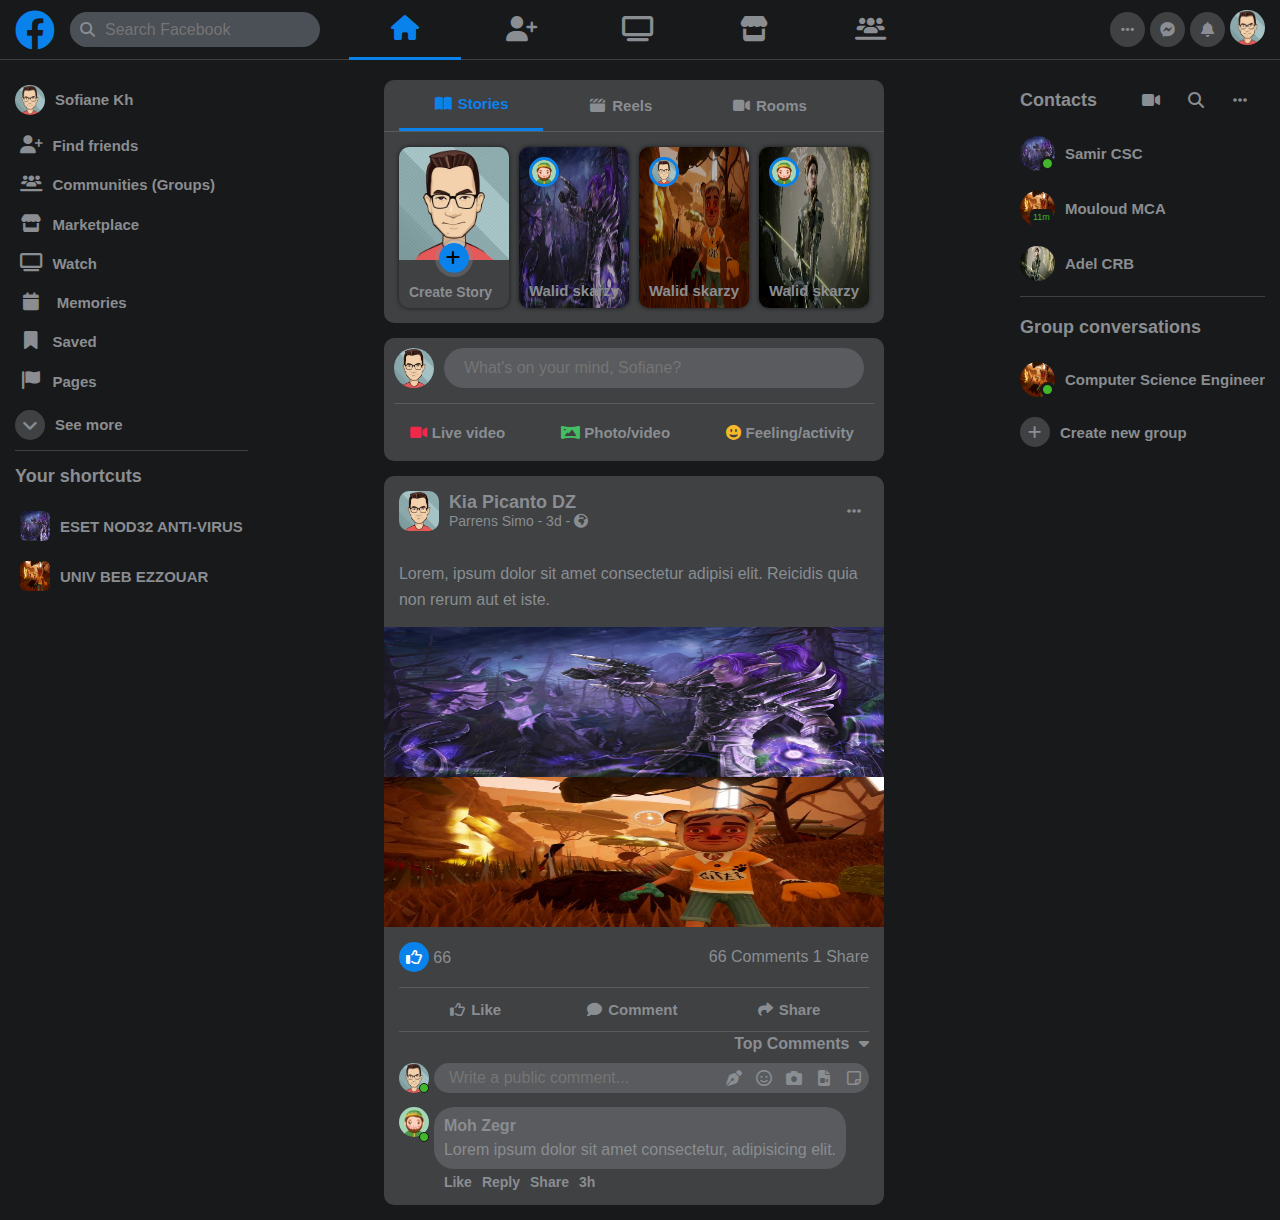
<file: facebook/index.html>
<!DOCTYPE html>
<html lang="en">
<head>
    <meta charset="UTF-8">
    <meta http-equiv="X-UA-Compatible" content="IE=edge">
    <meta name="viewport" content="width=device-width, initial-scale=1.0">
    <title>Main facebook</title>
    <link rel="stylesheet" href="css/normalize.css">
    <link rel="stylesheet" href="css/all.min.css">
    <link rel="stylesheet" href="css/facebook.css">
</head>
<body>
    <div class="navbar">
        <div class="logo-search">
            <i class="fa-brands fa-facebook"></i>
            <i class="fa-solid fa-magnifying-glass fa-fw"></i>
            <input type="text" placeholder="Search Facebook">
        </div>
        <div class="icons-middle">
            <ul>
                <li class="active"><a href=""><i class="fa-sharp fa-solid fa-house fa-fw"></i></a></li>
                <li><a href=""><i class="fa-solid fa-user-plus fa-fw"></i></a></li>
                <li><a href=""><i class="fa-solid fa-tv fa-fw"></i></a></li>
                <li><a href=""><i class="fa-solid fa-store fa-fw"></i></a></li>
                <li><a href=""><i class="fa-solid fa-users-line fa-fw"></i></a></li>
                <li class="hidden"><a href=""><i class="fa-solid fa-bars fa-fw"></i></a></li>
            </ul>
        </div>
        <div class="icons-right">
            <ul>
                
                <li class="hidden"><a href=""><i class="fa fa-plus fa-fw"></i></a></li>
                <li><a href=""><i class="fa-sharp fa-solid fa-ellipsis fa-fw"></i></a></li>
                <li><a href=""><i class="fa-brands fa-facebook-messenger fa-fw"></i></a></li>
                <li><a href=""><i class="fa-sharp fa-solid fa-bell fa-fw"></i></a></li>
                <a href="login.html"><img src="images/login2.jpg" alt=""></a>
                
            </ul>
        </div>
    </div>
    <div class="content">
        <div class="left-content">
            <ul>
                <li><a href=""><img src="images/login2.jpg" alt=""><span>Sofiane Kh</span></a></li>
                <li><a href=""><i class="fa-solid fa-user-plus fa-fw"></i>Find friends</a></li>
                <li><a href=""><i class="fa-solid fa-users-line fa-fw"></i>Communities (Groups)</a></li>
                <li><a href=""><i class="fa-solid fa-store fa-fw"></i>Marketplace</a></li>
                <li><a href=""><i class="fa-solid fa-tv fa-fw"></i>Watch</a></li>
                <li><a href=""><i class="fa fa-calendar fa-fw"></i> Memories</a></li>
                <li><a href=""><i class="fa-solid fa-bookmark fa-fw"></i>Saved</a></li>
                <li><a href=""><i class="fa-solid fa-flag fa-fw"></i>Pages</a></li>
                <li><a href=""><i class="fa-sharp fa-solid fa-angle-down fa-fw"></i><span>See more</span></a></li>
            </ul>
            <div class="shortcuts">
                <h2>Your shortcuts</h2>
                <a href="">Edit</a>
            </div>
            <ul>
                <li><a href=""><img src="images/cat-01.jpg" alt=""><span>ESET NOD32 ANTI-VIRUS</span></a></li>
                <li><a href=""><img src="images/cat-02.jpg" alt=""><span>UNIV BEB EZZOUAR</span></a></li>
                <li><a href=""><img src="images/cat-03.jpg" alt=""><span>UNIV CONSTANTINE 2</span></a></li>
            </ul>
        </div>
        <div class="middle-content">
            <!-- @media:justify-content -->
            <div class="post">
                <div class="story">
                    <div class="top-story">
                        <ul>
                            <li class="active"><a href=""><i class="fa-solid fa-book-open fa-fw"></i>Stories</a></li>
                            <li><a href=""><i class="fa-solid fa-clapperboard fa-fw"></i>Reels</a></li>
                            <li><a href=""><i class="fa fa-video-camera fa-fw"></i>Rooms</a></li>
                        </ul>
                    </div>
                    <div class="content-story">
                        <div class="add-story">
                            <img src="images/login2.jpg" alt="">
                            <div class="add">
                                <i class="fa fa-plus"></i>
                                <span>Create Story</span>
                            </div>
                        </div>
                        <div class="st-cnt">
                            <img src="images/cat-01.jpg" alt="">
                            <img src="images/login1.jpg" alt="">
                            <span>Walid skarzy</span>
                        </div>
                        <div class="st-cnt">
                            <img src="images/cat-02.jpg" alt="">
                            <img src="images/login2.jpg" alt="">
                            <span>Walid skarzy</span>
                        </div>
                        <div class="st-cnt">
                            <img src="images/cat-03.jpg" alt="">
                            <img src="images/login1.jpg" alt="">
                            <span>Walid skarzy</span>
                        </div>
                    </div>
                </div>
            </div>
            <div class="post">
                <div class="share">
                    <div class="top-share">
                        <img src="images/login2.jpg" alt="">
                        <input type="text" placeholder="What's on your mind, Sofiane?">
                    </div>
                    <div class="icons">
                        <ul>
                            <li><i class="fa-solid fa-video fa-fw"></i> Live video</li>
                            <li><i class="fa-solid fa-panorama fa-fw"></i> Photo/video</li>
                            <li><i class="fa-solid fa-face-grin-wide"></i> Feeling/activity</li>
                        </ul>
                    </div>
                </div>
            </div>
            <div class="post">
                <div class="share-post">
                    <div class="top-share">
                        <img src="images/login2.jpg" alt="">
                        <div class="info">
                            <h3>Kia Picanto DZ</h3>
                            <span>Parrens Simo - 3d - <i class="fas fa-globe-africa"></i></span>
                        </div>
                        <i class="fa fa-ellipsis-h"></i>
                    </div>
                    <p>Lorem, ipsum dolor sit amet consectetur adipisi elit. Reicidis quia non rerum aut et iste.</p>
                    <div class="content-post">
                        <img src="images/cat-01.jpg" alt="">
                        <img src="images/cat-02.jpg" alt="">
                    </div>
                    <div class="stats">
                        <div class="left">
                            <a href=""><i class="fa-regular fa-thumbs-up"></i></a>
                            <a href=""><span>66</span></a>
                        </div>
                        <div class="right">
                            <a href=""><span>66 Comments</span></a> 
                            <a href=""><span>1 Share</span></a>
                        </div>
                    </div>
                    <div class="icons-share">
                        <ul>
                            <li><a href=""><i class="fa-regular fa-thumbs-up fa-fw"></i> Like</a></li>
                            <li><a href=""><i class="fa fa-comment fa-fw" aria-hidden="true"></i> Comment</a></li>
                            <li><a href=""><i class="fa-solid fa-share fa-fw"></i> Share</a></li>
                        </ul>
                    </div>
                    <div class="comments">
                        <a href=""><span class="top-comments">Top Comments </span><i class="fa-solid fa-caret-down"></i></a>
                        <div class="comment-input">
                            <img src="images/login2.jpg" alt=""> 
                            <span></span>
                            <input type="text" placeholder="Write a public comment...">
                            <ul>
                                <li><a href=""><i class="fa-solid fa-pen-nib fa-fw"></i></a></li>
                                <li><a href=""><i class="fa-regular fa-face-smile fa-fw"></i></a></li>
                                <li><a href=""><i class="fa-solid fa-camera fa-fw"></i></a></li>
                                <li><a href=""><i class="fa-solid fa-file-video fa-fw"></i></a></li>
                                <li><a href=""><i class="fa-regular fa-note-sticky fa-fw"></i></a></li>
                            </ul>
                        </div>
                        <div class="comment-message">
                            <div class="image">
                                <img src="images/login1.jpg" alt=""> 
                                <span></span>
                            </div>
                            <div class="info">
                                <div class="user">
                                    <h3>Moh Zegr</h3>
                                    <p>Lorem ipsum dolor sit amet consectetur, adipisicing elit.</p>
                                </div>
                                <ul>
                                    <li><a href="">Like</a></li>
                                    <li><a href="">Reply</a></li>
                                    <li><a href="">Share</a></li>
                                    <li><a href="">3h</a></li>
                                </ul>
                            </div>
                        </div>
                    </div>
                </div>
            </div>
        </div>
        <div class="right-content">
            <div class="box">
                <h2>Contacts</h2>
                <div class="icons">
                    <a href=""><i class="fa fa-video-camera fa-fw"></i></a>
                    <a href=""><i class="fa-solid fa-magnifying-glass fa-fw"></i></a>
                    <a href=""><i class="fa-solid fa-ellipsis fa-fw"></i></a>
                </div>
            </div>
            <ul>
                <li><a href=""><img src="images/cat-01.jpg" alt=""><span class="active"></span><span>Samir CSC</span></a></li>
                <li><a href=""><img src="images/cat-02.jpg" alt=""><span class="actived">11m</span><span>Mouloud MCA</span></a></li>
                <li><a href=""><img src="images/cat-03.jpg" alt=""><span></span><span>Adel CRB</span></a></li>
            </ul>
            <div class="groups">
                <h2>Group conversations</h2>
                <ul>
                    <li><a href=""><img src="images/cat-02.jpg" alt=""><span class="active"></span><span>Computer Science Engineer</span></a></li>
                    <li><a href=""><i class="fa fa-plus"></i>Create new group</a></li>
                </ul>
            </div>
        </div>
    </div>
</body>
</html>
</file>
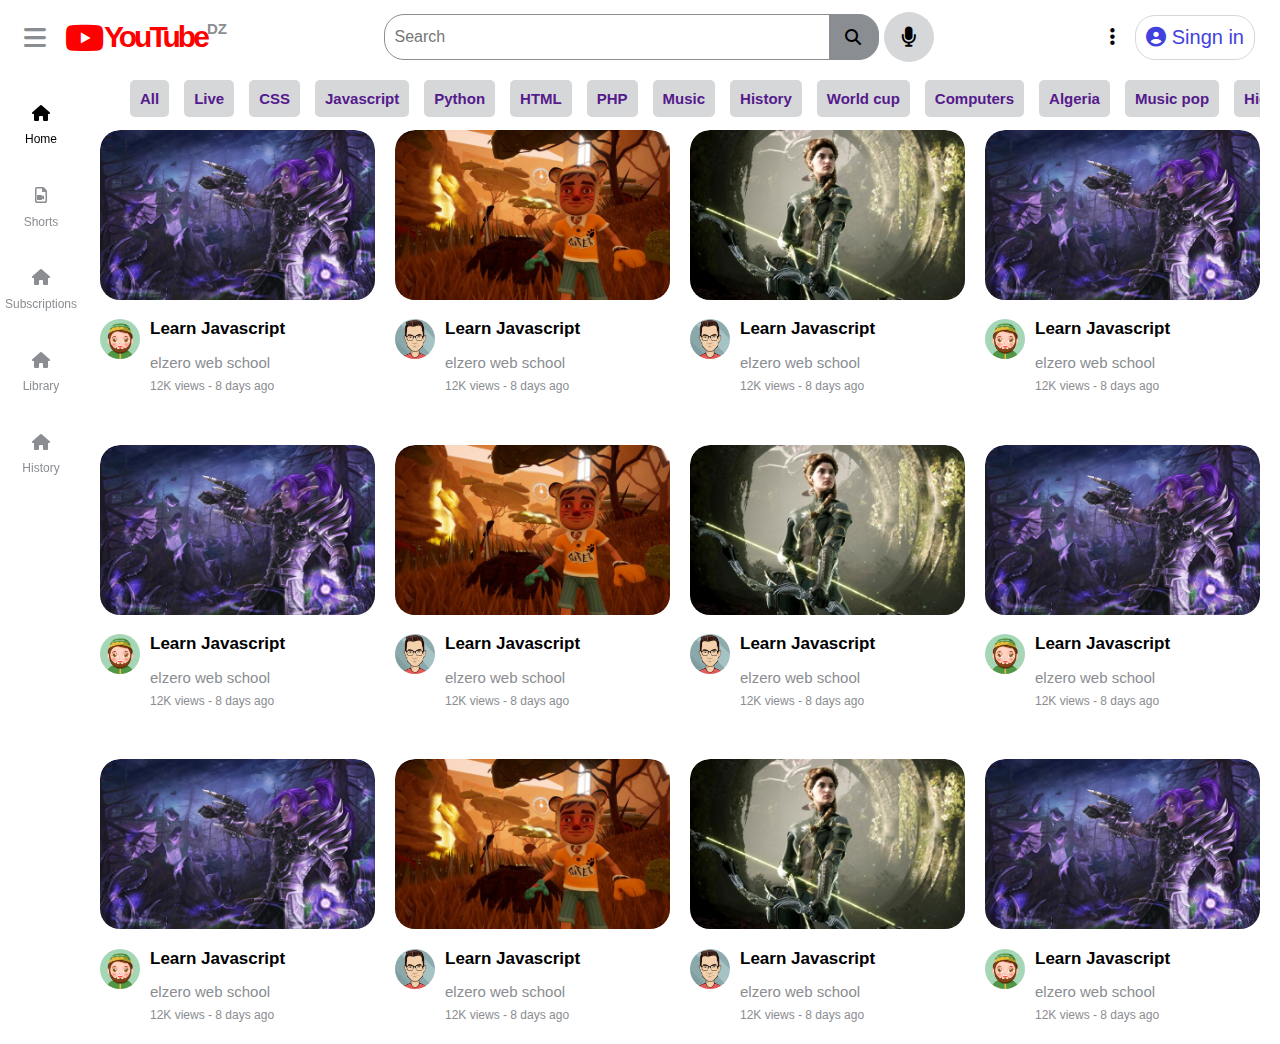
<file: youtube/index.html>
<!DOCTYPE html>
<html lang="en">
<head>
    <meta charset="UTF-8">
    <meta http-equiv="X-UA-Compatible" content="IE=edge">
    <meta name="viewport" content="width=device-width, initial-scale=1.0">
    <title>My youtube</title>
    <link rel="stylesheet" href="css/normalize.css">
    <link rel="stylesheet" href="css/all.min.css">
    <link rel="stylesheet" href="css/youtube.css">
</head>
<body>
    <div class="navbar">
        <div class="left-nav">
            <i class="fa fa-bars"></i>
            <div class="logo">
                <i class="fab fa-youtube"></i>
                <h1>YouTube</h1>
                <span>DZ</span>
            </div>
        </div>
        <div class="middle-nav">
            <input type="text" placeholder="Search">
            <i class="fa fa-search"></i>
            <i class="fa fa-microphone"></i>
        </div>
        <div class="right-nav">
            <i class="fa fa-ellipsis-v"></i>
            <div class="sign-in">
                <i class="fa fa-user-circle"></i>
                <span>Singn in</span>
            </div>
        </div>
    </div>
    <div class="side-sub">
        <div class="side">
            <ul>
                <li class="active"><i class="fa fa-home fa-fw"></i> <span>Home</span></li>
                <li><i class="fa-regular fa-file-video"></i> <span>Shorts</span></li>
                <li><i class="fa fa-home fa-fw"></i> <span>Subscriptions</span></li>
                <li><i class="fa fa-home fa-fw"></i> <span>Library</span></li>
                <li><i class="fa fa-home fa-fw"></i> <span>History</span></li>
            </ul>
        </div>
        <div class="sub">
            <ul>
                <li><a href="">All</a></li>
                <li><a href="">Live</a></li>
                <li><a href="">CSS</a></li>
                <li><a href="">Javascript</a></li>
                <li><a href="">Python</a></li>
                <li><a href="">HTML</a></li>
                <li><a href="">PHP</a></li>
                <li><a href="">Music</a></li>
                <li><a href="">History</a></li>
                <li><a href="">World cup</a></li>
                <li><a href="">Computers</a></li>
                <li><a href="">Algeria</a></li>
                <li><a href="">Music pop</a></li>
                <li><a href="">Hightlight Film</a></li>
                <li><a href="">Algeria</a></li>
            </ul>
            <div class="content-videos">
                <div class="video">
                    <img src="images/cat-01.jpg" alt="">
                    <div class="box">
                        <img src="images/login1.jpg" alt="">
                        <div class="info">
                            <h3>Learn Javascript</h3>
                            <h4>elzero web school</h4>
                            <span>12K views - </span>
                            <span>8 days ago</span>
                        </div>
                    </div>
                </div>
                <div class="video">
                    <img src="images/cat-02.jpg" alt="">
                    <div class="box">
                        <img src="images/login2.jpg" alt="">
                        <div class="info">
                            <h3>Learn Javascript</h3>
                            <h4>elzero web school</h4>
                            <span>12K views - </span>
                            <span>8 days ago</span>
                        </div>
                    </div>
                </div>
                <div class="video">
                    <img src="images/cat-03.jpg" alt="">
                    <div class="box">
                        <img src="images/login2.jpg" alt="">
                        <div class="info">
                            <h3>Learn Javascript</h3>
                            <h4>elzero web school</h4>
                            <span>12K views - </span>
                            <span>8 days ago</span>
                        </div>
                    </div>
                </div>
                <div class="video">
                    <img src="images/cat-01.jpg" alt="">
                    <div class="box">
                        <img src="images/login1.jpg" alt="">
                        <div class="info">
                            <h3>Learn Javascript</h3>
                            <h4>elzero web school</h4>
                            <span>12K views - </span>
                            <span>8 days ago</span>
                        </div>
                    </div>
                </div>
                <div class="video">
                    <img src="images/cat-01.jpg" alt="">
                    <div class="box">
                        <img src="images/login1.jpg" alt="">
                        <div class="info">
                            <h3>Learn Javascript</h3>
                            <h4>elzero web school</h4>
                            <span>12K views - </span>
                            <span>8 days ago</span>
                        </div>
                    </div>
                </div>
                <div class="video">
                    <img src="images/cat-02.jpg" alt="">
                    <div class="box">
                        <img src="images/login2.jpg" alt="">
                        <div class="info">
                            <h3>Learn Javascript</h3>
                            <h4>elzero web school</h4>
                            <span>12K views - </span>
                            <span>8 days ago</span>
                        </div>
                    </div>
                </div>
                <div class="video">
                    <img src="images/cat-03.jpg" alt="">
                    <div class="box">
                        <img src="images/login2.jpg" alt="">
                        <div class="info">
                            <h3>Learn Javascript</h3>
                            <h4>elzero web school</h4>
                            <span>12K views - </span>
                            <span>8 days ago</span>
                        </div>
                    </div>
                </div>
                <div class="video">
                    <img src="images/cat-01.jpg" alt="">
                    <div class="box">
                        <img src="images/login1.jpg" alt="">
                        <div class="info">
                            <h3>Learn Javascript</h3>
                            <h4>elzero web school</h4>
                            <span>12K views - </span>
                            <span>8 days ago</span>
                        </div>
                    </div>
                </div>
                <div class="video">
                    <img src="images/cat-01.jpg" alt="">
                    <div class="box">
                        <img src="images/login1.jpg" alt="">
                        <div class="info">
                            <h3>Learn Javascript</h3>
                            <h4>elzero web school</h4>
                            <span>12K views - </span>
                            <span>8 days ago</span>
                        </div>
                    </div>
                </div>
                <div class="video">
                    <img src="images/cat-02.jpg" alt="">
                    <div class="box">
                        <img src="images/login2.jpg" alt="">
                        <div class="info">
                            <h3>Learn Javascript</h3>
                            <h4>elzero web school</h4>
                            <span>12K views - </span>
                            <span>8 days ago</span>
                        </div>
                    </div>
                </div>
                <div class="video">
                    <img src="images/cat-03.jpg" alt="">
                    <div class="box">
                        <img src="images/login2.jpg" alt="">
                        <div class="info">
                            <h3>Learn Javascript</h3>
                            <h4>elzero web school</h4>
                            <span>12K views - </span>
                            <span>8 days ago</span>
                        </div>
                    </div>
                </div>
                <div class="video">
                    <img src="images/cat-01.jpg" alt="">
                    <div class="box">
                        <img src="images/login1.jpg" alt="">
                        <div class="info">
                            <h3>Learn Javascript</h3>
                            <h4>elzero web school</h4>
                            <span>12K views - </span>
                            <span>8 days ago</span>
                        </div>
                    </div>
                </div>
            </div>
        </div>
    </div>
</body>
</html>
</file>
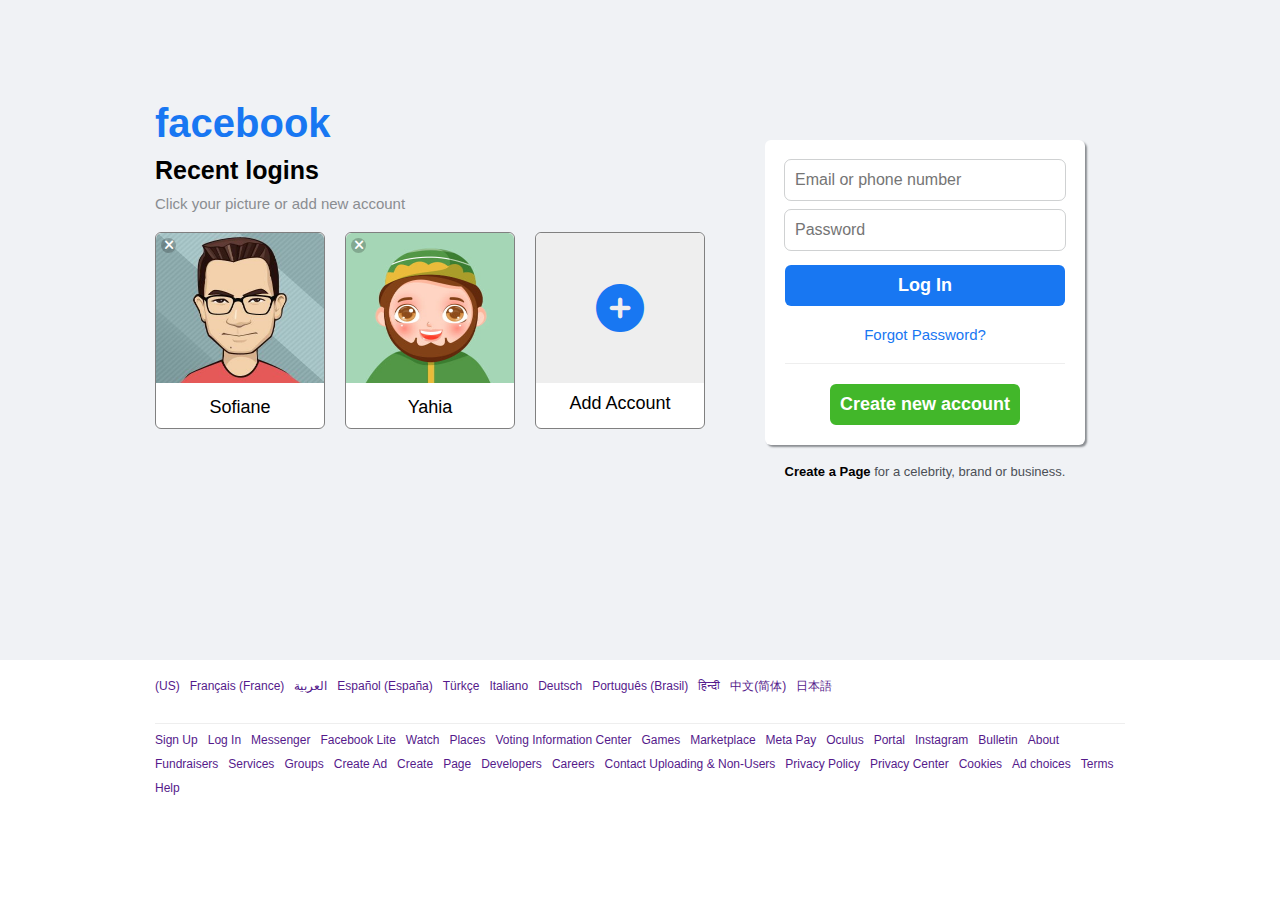
<file: facebook/login.html>
<!DOCTYPE html>
<html lang="en">
<head>
    <meta charset="UTF-8">
    <meta http-equiv="X-UA-Compatible" content="IE=edge">
    <meta name="viewport" content="width=device-width, initial-scale=1.0">
    <title>Document</title>
    <link rel="stylesheet" href="css/normalize.css">
    <link rel="stylesheet" href="css/all.min.css">
    <link rel="stylesheet" href="css/style.css">
</head>
<body>
    <div class="page">
            <div class="main">
                <div class="container">
                    <div class="recent">
                        <h1>facebook</h1>
                        <span>Recent logins</span>
                        <span>Click your picture or add new account</span>
                        <div class="logs">
                            <div class="log">
                                <i class="fas fa-xmark close" aria-hidden="true"></i>
                                <a href="index.html"><img src="images/login2.jpg" alt=""></a>
                                <div class="account">Sofiane</div>
                            </div>
                            <div class="log">
                                <i class="fas fa-xmark close" aria-hidden="true"></i>
                                <img src="images/login1.jpg" alt="">
                                <div class="account">Yahia</div>
                            </div>
                            <div class="log">
                                <i class="fa fa-plus-circle add fa-3x" aria-hidden="true"></i>
                                <div class="account">Add Account</div>
                            </div>
                        </div>
                    </div>
                    <div class="login">
                        <div class="log-form">
                            <input type="text" placeholder="Email or phone number">
                            <input type="password" placeholder="Password">
                            <a href="" class="lg-in">Log In</a>
                            <a href="" class="forgot-pass">Forgot Password?</a>
                            <div class="new-account">
                                <a href="">Create new account</a>
                            </div>
                        </div>
                        <p><span>Create a Page</span> for a celebrity, brand or business.</p>
                    </div>
                </div>
                
            </div>
            <div class="languages">
                <div class="container">
                    <ul>
                        <li><a href=""> (US)</a></li>
                        <li><a href="">Français (France)</a></li>
                        <li><a href="">العربية</a></li>
                        <li><a href="">Español (España)</a></li>
                        <li><a href="">Türkçe</a></li>
                        <li><a href="">Italiano</a></li>
                        <li><a href="">Deutsch</a></li>
                        <li><a href="">Português (Brasil)</a></li>
                        <li><a href="">हिन्दी</a></li>
                        <li><a href="">中文(简体)</a></li>
                        <li><a href="">日本語</a></li>
                    </ul>
                    <ul>
                        <li><a href="">Sign Up </a></li>
                        <li><a href="">Log In</a></li>
                        <li><a href="">Messenger</a></li>
                        <li><a href="">Facebook Lite</a></li>
                        <li><a href="">Watch </a></li>
                        <li><a href="">Places </a></li>
                        <li><a href="">Voting Information Center</a></li>
                        <li><a href="">Games </a></li>
                        <li><a href="">Marketplace </a></li>
                        <li><a href="">Meta Pay</a></li>
                        <li><a href="">Oculus</a></li>
                        <li><a href="">Portal</a></li>
                        <li><a href="">Instagram</a></li>
                        <li><a href="">Bulletin</a></li>
                        <li><a href="">About</a></li>
                        <li><a href="">Fundraisers</a></li>
                        <li><a href="">Services</a></li>
                        <li><a href="">Groups</a></li>
                        <li><a href="">Create Ad</a></li>
                        <li><a href="">Create </a></li>
                        <li><a href="">Page</a></li>
                        <li><a href="">Developers</a></li>
                        <li><a href="">Careers</a></li>
                        <li><a href="">Contact Uploading & Non-Users</a></li>
                        <li><a href="">Privacy Policy</a></li>
                        <li><a href="">Privacy Center</a></li>
                        <li><a href="">Cookies</a></li>
                        <li><a href="">Ad choices</a></li>
                        <li><a href="">Terms</a></li>
                        <li><a href="">Help</a></li>
                    </ul>
                </div>
            </div>
        
    </div>
</body>
</html>
</file>
<file: facebook/css/facebook.css>
/*Global Rules*/
:root {
    --main-color: #f0f2f5;
    --blue-color: #0a82ec;
    --green-color: #42b72a;
    --grey-color: #4b4f56;
    --grey-background: #4b4f56;
    --grey-text-color: #8a8d91;
    --grey-alt-color: #8a8d9159;
    --dark-color: #18191a;
    
}
* {
    -webkit-box-sizing: border-box;
    -moz-box-sizing: border-box;
    box-sizing: border-box;
    padding: 0; 
    margin: 0;
}
html {
    scroll-behavior: smooth;
}
body {
    font-family: 'Open Sans', sans-serif;
    background-color: var(--dark-color);
}
*:focus {
    outline: none;
}
ul {
    list-style: none;
}
a {
    text-decoration: none;
}
::-webkit-scrollbar {
    width: 15px;
}
::-webkit-scrollbar-track {
    background-color: white;
}
::-webkit-scrollbar-thumb {
    background-color: var(--blue-color);
}
::-webkit-scrollbar-thumb:hover {
    background-color: var(--green-color);
}
.container {
    padding-left: 15px;
    padding-right: 15px;
    margin: 0 auto;
}
/*small*/
@media (min-width: 768px){
    .container {
        width: 750px;
    }
}
/*Midium*/
@media (min-width: 992px){
    .container {
        width: 950px;
    }
}
/*Large*/
@media (min-width: 1200px){
    .container {
        width: 1000px;
    }
}
.hidden {
    display: none;
}
/* Start navbar div */
.navbar {
    position: fixed;
    background-color: var(--dark-color);
    width: 100%;
    top: 0px;
    height: 60px;
    border-bottom: 1px solid var(--grey-alt-color);
    display: flex;
    justify-content: space-between;
    gap: 20px;
    z-index: 1;
}
@media (max-width:474px) {
    .navbar {
        justify-content: flex-start;
        gap: 5px !important;
    }
}
.navbar .logo-search {
    display: flex;
    align-items: center;
    justify-content: flex-start;
}
.navbar .logo-search {
    flex: 1;
    position: relative;
    height: 100%;
    display: flex;
    align-items: center;
    justify-content: flex-start;
}
@media(max-width:700px){
    .navbar {
        gap: 40px;
    }
    .navbar .logo-search {
        flex: none;
    }
}
.navbar .logo-search i:first-child{
    color: var(--blue-color);
    margin: 0 10px 0 15px;
    font-size: 40px;
}
.navbar .logo-search i:nth-child(2) {
    position: absolute;
    left: 70px;
    color: var(--grey-text-color);
    background-color: var(--grey-background);
    padding: 10px;
    font-size: 15px;
    border-radius: 50%;
    width: 35px;
    height: 35px;
    cursor: pointer;
    transition: 0.3s;
}
.navbar .logo-search i:nth-child(2) + input {
    border: none;
    color: white;
    background-color: var(--grey-background);
    width: 250px;
    height: 35px;
    margin-left: 5px;
    border-radius: 20px;
    padding: 10px 15px 10px 35px;
}
@media(max-width:1115px){
    .navbar .logo-search i:nth-child(2) + input {
        display: none;
    }
}
.navbar .icons-middle ul{
    flex: 2;
    display: flex;
    align-items: center;
    justify-content: center;
    height: 100%;
}
.navbar .icons-middle ul li {
    padding: 15px 40px;
    font-size: 25px;
    margin-right: 5px;
    transition: 0.3s;
}
@media(max-width:1060px){
    .navbar .icons-middle ul li:nth-child(5) {
        display: none;
    }
    .navbar .icons-middle ul li:nth-child(6) {
        display: block;
    }
}
@media(max-width:700px){
    .navbar .icons-middle ul li:not(last-child) {
        display: none;
    }
}
@media(max-width:900px){
    .navbar .icons-middle ul li {
        padding: 15px 20px;
    }
}
@media(max-width:474px){
    .navbar .icons-middle ul li {
        padding: 15px 10px;
        margin-left: 40px;
    }
}
.navbar .icons-middle ul li:not(.active):hover {
    background-color: var(--grey-background);
    border-radius: 5px;
}
.navbar .icons-middle ul li i {
    color: var(--grey-text-color);
}
.navbar .icons-middle ul li.active {
    border-bottom: 3px solid var(--blue-color);
}
.navbar .icons-middle ul li.active i {
    color: var(--blue-color);
}
@media (min-width:474px) {
    .navbar .icons-right {
        flex: 1;
        margin-left: auto;
    }
}
.navbar .icons-right ul {
    display: flex;
    align-items: center;
    justify-content: flex-end;
    height: 100%;
}
.navbar .icons-right ul li {
    margin-right: 5px;
    transition: 0.3s;
}
@media(max-width:1060px){
    .navbar .icons-right ul li:nth-child(2) {
        display: none;
    }
    .navbar .icons-right ul li:nth-child(1) {
        display: block;
    }
}
.navbar .icons-right i{
    color: var(--grey-text-color);
    background-color: var(--grey-alt-color);
    padding: 10px;
    font-size: 15px;
    border-radius: 50%;
    cursor: pointer;
    transition: 0.3s;
}
.navbar .icons-right i:hover {
    background-color: var(--grey-background);
}
.navbar .icons-right i ,
.navbar .icons-right img {
    height: 35px;
    width: 35px;
}
.navbar .icons-right img {
    border-radius: 50%;
    margin-right: 15px;
}
/* End navbar div */
/* Start Content */
.content {
    display: flex;
    align-items: flex-start;
    justify-content: space-between;
    gap: 50px;
    margin-top: 60px;
    position: relative;
}
@media(max-width:1060px){
    .content {
        justify-content: right;
        gap: 80px;
    }
}
@media(max-width:900px){
    .content {
        justify-content: center;
    }
}
@media(max-width:474px){
    .content {
        display: block;
    }
}
.content > div:nth-child(2) {
    min-width: 300px;
}
@media(max-width:515px){
    .content {
        width: none;
    }
    .content .middle-content .post {
        width: 460px !important;
    }
    .content .middle-content .post .story .top-story {
        padding: 0 !important;
    }
    .content .middle-content .post .top-story ul li {
        padding: 10px 35px !important;
    }
    .content .middle-content .post .content-story .add-story i + span,
    .content .middle-content .post .st-cnt img:nth-child(2) + span {
        font-size: 12px !important;
    }
    .content .middle-content .share .top-share img {
        margin-right: 5px !important;
    }
    .content .middle-content .share .icons ul li {
        padding: 5px 10px !important;
    }
    .content .middle-content .share-post .top-share,
    .content .middle-content .share-post .top-share +p {
        padding: 10px !important;
    }
    .content .middle-content .share-post .top-share .info h3 {
        font-size: 15px !important;
    }
    .content .middle-content .share-post .comments .comment-message .info .user h3 {
        font-size: 15px !important;
    }
}
@media (max-width: 474px){
    .content .middle-content .post .top-story ul li {
        padding: 10px 15px !important;
    }
}
.content .left-content,
.content .right-content {
    height: 550px;
    overflow: hidden;
}
.content .left-content {
    margin-left: 15px;
    padding-top: 15px;
}
@media(max-width:1060px){
    .content .left-content {
        display: none;
    }
}
.content .left-content::-webkit-scrollbar,
.content .right-content::-webkit-scrollbar {
    width: 5px;
}
.content .right-content::-webkit-scrollbar {
    width: 5px;
    right: 0;
}
.content .left-content:hover/*,
 .content .right-content:hover  */{
    overflow-y: scroll;
}

.content .left-content ul:first-child {
    border-bottom: 1px solid var(--grey-alt-color);
}
.content .left-content ul:first-child li {
    padding: 10px 5px;
    font-size: 15px;
    font-weight: bold;
    transition: 0.3s;
}
.content .left-content ul:first-child li:hover {
    background-color: var(--grey-alt-color);
    border-radius: 5px;
}
.content .left-content ul:first-child li:first-child a {
    display: flex;
    align-items: center;
}
.content .left-content ul:first-child li img {
    height: 30px;
    width: 30px;
    margin-right: 10px;
    margin-left: -5px;
    border-radius: 50%;
}
.content .left-content ul:first-child li a {
    color: var(--grey-text-color);
}
.content .left-content ul:first-child li i{
    margin-right: 10px;
    font-size: 18px;
}
.content .left-content ul:first-child li:last-child a {
    display: flex;
    align-items: center;
}
.content .left-content ul:first-child li:last-child i {
    display: flex;
    align-items: center;
    justify-content: center;
    margin-left: -5px;
}
.content .left-content ul:first-child li:last-child i {
    height: 30px;
    width: 30px;
    background-color: var(--grey-alt-color);
    padding: 10px;
    border-radius: 50%;
    cursor: pointer;
    transition: 0.3s;
}
.content .left-content .shortcuts {
    position: relative;
}
.content .left-content .shortcuts h2 {
    color: var(--grey-text-color);
    font-size: 18px;
    margin: 15px 0;
}
.content .left-content .shortcuts a {
    display: none;
}
.content .left-content .shortcuts:hover a {
    position: absolute;
    display: block;
    color: var(--blue-color);
    padding: 5px;
    border-radius: 5px;
    right: 0px;
    top: 0;
}
.content .left-content .shortcuts:hover a:hover {
    background-color: var(--grey-alt-color);
}
.content .left-content ul:last-child li a {
    padding: 10px 5px;
    font-size: 15px;
    color: var(--grey-text-color);
    font-weight: bold;
    transition: 0.3s;
    display: flex;
    align-items: center;
    align-items: center;
}
.content .left-content ul:last-child li:hover {
    background-color: var(--grey-alt-color);
    border-radius: 5px;
}
.content .left-content ul:last-child li img {
    width: 30px;
    height: 30px;
    margin-right: 10px;
    border-radius: 6px;
}
.content .middle-content {
    padding-top: 15px;
}
.content .middle-content .post {
    background-color: var(--grey-alt-color);
    width: 500px;
    border-radius: 10px;
    margin: 5px 0 15px 0;
}
.content .middle-content .post .story .top-story {
    border-bottom: 1px solid var(--grey-alt-color);
    padding: 0px 15px;
}
.content .middle-content .post .top-story ul{
    display: flex;
    align-items: center;
}
.content .middle-content .post .top-story ul li {
    padding: 15px 35px;
    margin-right: 10px;
}
.content .middle-content .post .top-story ul li:not(.active) {
    border-radius: 6px;
    transition: 0.3s;
}
.content .middle-content .post .top-story ul li.active {
    border-bottom:3px solid var(--blue-color);
}
.content .middle-content .post .top-story ul li.active a {
    color: var(--blue-color);
}
.content .middle-content .post .top-story ul li:not(.active):hover {
    background-color: var(--grey-alt-color);
}
.content .middle-content .post .top-story ul li a {
    color: var(--grey-text-color);
    font-size: 15px;
    font-weight: bold;
}
.content .middle-content .post .top-story ul li a i {
    margin-right: 5px;
}
.content .middle-content .post .content-story {
    padding: 15px;
    display: grid;
    grid-template-columns: repeat(auto-fill, minmax(100px, 1fr));
    gap: 10px;
}
.content .middle-content .post .content-story > div {
    box-shadow: 0px 0px 4px 0px var(--dark-color);
    border-radius: 10px;
    cursor: pointer;
    overflow: hidden;
    position: relative;
}
.content .middle-content .post .content-story > div img:first-child {
    transition: 0.3s;
}
@media (max-width:474px) {
    .content .middle-content .post {
        width: 100% !important;
        overflow: hidden;
        border-radius: 0;
    }
    .content .middle-content .post .content-story {
        display: block;
        padding: 10px;
        overflow: hidden;
        width: 1000px;
    }
    .content .middle-content .post .content-story > div {
        display: inline-block;
        width: 100px;
        height: 150px;
        margin-right: 5px;
    }
}
.content .middle-content .post .content-story > div:hover img:first-child {
    transform: scale(1.03);
}
.content .middle-content .post .content-story .add-story img {
    width: 100%;
    height: 70%;
}
.content .middle-content .post .content-story .add-story .add {
    padding: 10px;
}
.content .middle-content .post .content-story .add-story i {
    display: flex;
    align-items: center;
    justify-content: center;
    position: absolute;
    height: 30px;
    width: 30px;
    bottom: 20px;
    left: 50%;
    transform: translate(-50%, -50%);
    background-color: var(--blue-color);
    border-radius: 50%;
    outline: 4px solid var(--grey-alt-color);
}
.content .middle-content .post .content-story .add-story i + span {
    display: block;
    margin: 10px auto 0;
    color: var(--grey-text-color);
    font-size: 14px;
    font-weight: bold;
}
.content .middle-content .post .st-cnt {
    position: relative;
}
.content .middle-content .post .st-cnt::before {
    position: absolute;
    content: "";
    width: 100%;
    height: 100%;
    top: 0;
    left: 0;
    background-color: rgba(0, 0, 0, 0.3);
}
.content .middle-content .post .st-cnt img {
    width: 100%;
    height: 100%;
}
.content .middle-content .post .st-cnt img:nth-child(2) {
    width: 30px;
    height: 30px;
    position: absolute;
    top: 10px;
    left: 10px;
    border-radius: 50%;
    border: 3px solid var(--blue-color);
}
.content .middle-content .post .st-cnt img:nth-child(2) + span {
    position: absolute;
    bottom: 9px;
    left: 10px;
    color: var(--grey-text-color);
    font-size: 15px;
    font-weight: bold;
}
.content .middle-content .share {
    padding: 10px;
}
.content .middle-content .share .top-share {
    display: flex;
    align-items: center;
}
.content .middle-content .share .top-share img {
    height: 40px;
    width: 40px;
    border-radius: 50%;
    margin-right: 10px;
}
.content .middle-content .share .top-share input {
    height: 40px;
    width: calc(100% - 60px);
    color: var(--grey-text-color);
    background-color: var(--grey-alt-color);
    border-radius: 25px;
    border: none;
    padding: 5px 20px;
    caret-color: var(--blue-color);
    transition: 0.3s;
}
.content .middle-content .share .top-share input:hover {
    background-color: var(--grey-text-color);
    color: white;
}
.content .middle-content .share .icons {
    margin-top: 15px;
    border-top: 1px solid var(--grey-alt-color);
    padding-top: 10px;
}
.content .middle-content .share .icons ul {
    display: flex;
    align-items: center;
    justify-content: space-between;
}
.content .middle-content .share .icons ul li {
    padding: 10px 15px;
    margin-right: 5px;
    border-radius: 6px;
    transition: 0.3s;
    color: var(--grey-text-color);
    font-weight: bold;
    cursor: pointer;
    font-size: 15px;
}
.content .middle-content .share .icons ul li:hover {
    background-color: var(--grey-alt-color);
}
@media(max-width:474px) {
    .content .middle-content .share .icons ul li {
        padding: 10px 15px !important;
        width: 100%;
        display: flex;
        justify-content: center;
        align-items: center;
    }
    .content .middle-content .share .icons ul li:last-child {
        display: none;
    }
    .content .middle-content .share .icons ul li i {
        margin-right: 5px;
    }
}
.content .middle-content .share .icons ul li:nth-child(1) i {
    color:#f02849;
}
.content .middle-content .share .icons ul li:nth-child(2) i {
    color:#45bd62;
}
.content .middle-content .share .icons ul li:nth-child(3) i {
    color:#f7b928;
}
.content .middle-content .share-post .top-share,
.content .middle-content .share-post .top-share +p {
    padding: 15px;
    color: var(--grey-text-color);
}
.content .middle-content .share-post .top-share {
    display: flex;
    align-items: center;
}
.content .middle-content .share-post .top-share img {
    height: 40px;
    width: 40px;
    border-radius: 10px;
    margin-right: 10px;
}
.content .middle-content .share-post .top-share .info h3 {
    font-size: 18px;
}
.content .middle-content .share-post .top-share .info span {
    font-size: 14px;
}
.content .middle-content .share-post .top-share .info + i {
    margin-left: auto;
    width: 30px;
    height: 30px;
    border-radius: 50%;
    cursor: pointer;
    display: flex;
    align-items: center;
    justify-content: center;
    transition: 0.3s;
}
.content .middle-content .share-post .top-share .info + i:hover {
    background-color: var(--grey-alt-color);
}
.content .middle-content .share-post .top-share + p {
    line-height: 1.6;
}
.content .middle-content .share-post .content-post {
    overflow: hidden;
    height: 300px;
}
.content .middle-content .share-post .content-post img {
    width: 100%;
    height: 50%;
    display: block;
}
.content .middle-content .share-post .stats {
    margin: 15px 15px 0;
    padding-bottom: 15px;
    border-bottom: 1px solid var(--grey-alt-color);
    display: flex;
    align-items: center;
    justify-content: space-between;
}
.content .middle-content .share-post .stats a {
    color: var(--grey-text-color);
}
.content .middle-content .share-post .stats a:hover {
    text-decoration: underline;
}
.content .middle-content .share-post .stats a i {
    width: 30px;
    height: 30px;
    border-radius: 50%;
    background-color: var(--blue-color);
    color: white;
    display: inline-flex;
    align-items: center;
    justify-content: center;
}
.content .middle-content .share-post .icons-share {
    margin: 3px 15px;
    border-bottom: 1px solid var(--grey-alt-color);
}
.content .middle-content .share-post .icons-share ul {
    display: flex;
    align-items: center;
    justify-content: space-around;
}
.content .middle-content .share-post .icons-share ul li {
    padding: 10px 20px;
    border-radius: 6px;
    width: 100%;
    margin-right: 5px;
    margin-bottom: 2px;
    display: flex;
    align-items: center;
    justify-content: center;
    transition: 0.3s;
}
@media (max-width: 474px){
    .content .middle-content .share-post .icons-share ul li {
        padding: 10px 2px !important;
    }
}
.content .middle-content .share-post .icons-share ul li:hover {
    background-color: var(--grey-alt-color);
}
.content .middle-content .share-post .icons-share ul li a {
    color: var(--grey-text-color);
    font-size: 15px;
    font-weight: bold;
}
.content .middle-content .share-post .comments{
    padding: 0 15px 15px;
}
.content .middle-content .share-post .comments a {
    display: block;
    margin-left: auto;
    width: fit-content;
    color: var(--grey-text-color);
}
.content .middle-content .share-post .comments a:hover {
    text-decoration: underline;
}
.content .middle-content .share-post .comments .top-comments {
    font-size: 16px;
    font-weight: bold;
    margin-right: 5px;
}
.content .middle-content .share-post .comments .comment-input {
    display: inline-flex;
    align-items: center;
    width: 100%;
    position: relative;
    margin-top: 10px;
}
.content .middle-content .share-post .comments .comment-input img {
    width: 30px;
    height: 30px;
    border-radius: 50%;
    margin-right: 5px;
}
.content .middle-content .share-post .comments .comment-input img + span {
    position: absolute;
    width: 10px;
    height: 10px;
    background-color: var(--green-color);
    border-radius: 50%;
    border: 1px solid var(--dark-color);
    bottom: 0;
    left: 20px;
}
.content .middle-content .share-post .comments .comment-input input {
    height: 30px;
    border: none;
    width: 100%;
    background-color: var(--grey-alt-color);
    border-radius: 20px;
    padding: 5px 150px 5px 15px;
}
.content .middle-content .share-post .comments .comment-input input + ul{
    position: absolute;
    display: flex;
    align-items: center;
    right: 0px;
}
.content .middle-content .share-post .comments .comment-input input + ul li a {
    height: 30px;
    width: 30px;
    border-radius: 50%;
    display: flex;
    align-items: center;
    justify-content: center;
    text-decoration: none;
    transition: 0.3s;
}
.content .middle-content .share-post .comments .comment-input input + ul li a:hover {
    background-color: var(--grey-background);
}
.content .right-content {
    margin-right: auto;
    margin-right: 15px;
    padding-top: 15px;
}
.content .middle-content .share-post .comments .comment-message {
    display: flex;
    align-items: flex-start;
    width: 100%;
    margin-top: 10px;
}
.content .middle-content .share-post .comments .comment-message .image{
    position: relative;
}
.content .middle-content .share-post .comments .comment-message .image img {
    width: 30px;
    height: 30px;
    border-radius: 50%;
    margin-right: 5px;
}
.content .middle-content .share-post .comments .comment-message .image img + span {
    position: absolute;
    width: 10px;
    height: 10px;
    background-color: var(--green-color);
    border-radius: 50%;
    border: 1px solid var(--dark-color);
    bottom: 0;
    left: 20px;
}
.content .middle-content .share-post .comments .comment-message .info .user {
    background-color: var(--grey-alt-color);
    border-radius: 20px;
    padding: 10px;
    color: var(--grey-text-color);
}
.content .middle-content .share-post .comments .comment-message .info .user h3{
    font-size: 16px;
    margin-bottom: 5px;
}
.content .middle-content .share-post .comments .comment-message .info .user p{
    font-size: 15;
}
.content .middle-content .share-post .comments .comment-message .info ul {
    margin-top: 5px;
    display: flex;
    align-items: center;
}
.content .middle-content .share-post .comments .comment-message .info ul li{
    margin-left: 10px;
    font-weight: bold;
    font-size: 14px;
}
@media(max-width:900px){
    .content .right-content { 
        display: none;
    }
}
.content .right-content .box {
    display: flex;
    align-items: center;
    justify-content: space-between;
}
.content .right-content h2 {
    color: var(--grey-text-color);
    font-size: 18px;
    margin: 15px 0;
}
.content .right-content .box {
    display: flex;
    align-items: center;
    justify-content: space-between;
}
.content .right-content .box .icons i {
    color: var(--grey-text-color);
    margin-right: 10px;
    width: 30px;
    height: 30px;
    border-radius: 50%;
    display: inline-flex;
    align-items: center;
    justify-content: center;
    transition: 0.3s;
}
.content .right-content .box .icons i:hover {
    background-color: var(--grey-alt-color);
}
.content .right-content ul li {
    padding: 10px 0px;
    font-size: 15px;
    font-weight: bold;
    transition: 0.3s;
}
.content .right-content ul li:hover {
    background-color: var(--grey-alt-color);
    border-radius: 6px;
}
.content .right-content ul li a {
    color: var(--grey-text-color);
    display: flex;
    align-items: center;
    position: relative;
}
.content .right-content ul li a span.active,
.content .right-content ul li a span.actived {
    position: absolute;
    bottom: 0;
    border:3px solid var(--dark-color);
}
.content .right-content ul li a span.active {
    width: 15px;
    height: 15px;
    left: 20px;
    background-color: var(--green-color);
    border-radius: 50%;
}
.content .right-content ul li a span.actived {
    left: 10px;
    font-size: 9px;
    color: var(--green-color);
    font-weight: normal;
    background-color: var(--dark-color);
    border-radius: 5px;
}
.content .right-content ul li img {
    width: 35px;
    height: 35px;
    margin-right: 10px;
    border-radius: 50%;
}
.content .right-content .groups {
    border-top: 1px solid var(--grey-alt-color);
    padding-top: 5px;
    margin-top: 5px;
}
.content .right-content .groups ul li {
    transition: 0.3s;
    border-radius: 6px;
}
.content .right-content .groups ul li:hover {
    background-color: var(--grey-alt-color);
}
.content .right-content .groups ul li i {
    height: 30px;
    width: 30px;
    background-color: var(--grey-alt-color);
    padding: 10px;
    border-radius: 50%;
    cursor: pointer;
    margin-right: 10px;
    display: flex;
    align-items: center;
    justify-content: center;
}
/* End Content */
</file>
<file: youtube/css/youtube.css>
/*Global Rules*/
:root {
    --grey-color: #4b4f56;
    --grey-text-color: #8a8d91;
    --grey-alt-color: #8a8d9159;
    --red-color: #ff0000;
    
}
* {
    -webkit-box-sizing: border-box;
    -moz-box-sizing: border-box;
    box-sizing: border-box;
    padding: 0; 
    margin: 0;
}
html {
    scroll-behavior: smooth;
}
body {
    font-family: 'Open Sans', sans-serif;
    background-color: #fff;
}
*:focus {
    outline: none;
}
ul {
    list-style: none;
}
a {
    text-decoration: none;
}
::-webkit-scrollbar {
    width: 10px;
}
::-webkit-scrollbar-track {
    background-color: white;
}
::-webkit-scrollbar-thumb {
    background-color: var(--grey-color);
    border-radius: 10px;
}
::-webkit-scrollbar-thumb:hover {
    background-color: var(--grey-alt-color);
}
.container {
    padding-left: 15px;
    padding-right: 15px;
    margin: 0 auto;
}
/*small*/
@media (min-width: 768px){
    .container {
        width: 750px;
    }
}
/*Midium*/
@media (min-width: 992px){
    .container {
        width: 950px;
    }
}
/*Large*/
@media (min-width: 1200px){
    .container {
        width: 1000px;
    }
}
.hidden {
    display: none;
}
/* Start navbar div */
.navbar {
    display: flex;
    align-items: center;
    justify-content: space-between;
    gap: 40px;
    padding: 10px 15px;
    position: fixed;
    height: 74px;
    top: 0;
    left: 0;
    background-color: white;
    width: 100%;
    z-index: 2;
}
.navbar .left-nav {
    display: flex;
    align-items: center;
    justify-content: center;
}
.navbar .left-nav >i {
    color: var(--grey-text-color);
    font-size: 25px;
    width: 40px;
    height: 40px;
    display: flex;
    align-items: center;
    justify-content: center;
    border-radius: 50%;
    transition: 0.3s;
}
.navbar .left-nav >i:hover {
    background-color: var(--grey-alt-color);
}
.navbar .left-nav .logo {
    position: relative;
    cursor: pointer;
    display: flex;
    align-items: center;
    color: var(--red-color);
}
.navbar .left-nav .logo i {
    font-size: 35px;
    padding: 10px;
}
.navbar .left-nav .logo h1 {
    display: inline-block;
    padding: 0;
    margin: 0;
    letter-spacing: -3px;
    font-size: 30px;
    margin-left: -10px;
}
.navbar .left-nav .logo span{
    position: absolute;
    font-size: 15px;
    font-weight: bold;
    color: var(--grey-text-color);
    top: 10px;
    right: -20px;
}
.navbar .middle-nav {
width: 550px;
height: 100%;
display: flex;
align-items: center;
justify-content: center;
}
.navbar .middle-nav input{
    height: 46px;
    width: calc(100% - 100px);
    border-radius: 20px 0 0 20px;
    border:1px solid var(--grey-text-color);
    outline: none;
    padding: 5px 10px 5px 10px;
    color: var(--grey-text-color);
}
.navbar .middle-nav input+i {
    height: calc(100% - 8px);
    width: 50px;
    margin-left: -5px;
    border-radius: 0px 20px 20px 0px;
    border:1px solid var(--grey-text-color);
    padding: 14px 10px 14px 15px;
    outline: none;
    color: black;
    background-color: var(--grey-text-color);
}
.navbar .middle-nav i:last-child{
    font-size: 20px;
    width: 50px;
    height: 50px;
    margin-left: 5px;
    background-color: var(--grey-alt-color);
    display: flex;
    align-items: center;
    justify-content: center;
    border-radius: 50%;
    transition: 0.3s;
}
.navbar .middle-nav i:last-child:hover {
    background-color: var(--grey-color);
}
@media(max-width:790px) {
    .navbar {
        gap: 0px;
    }
    .navbar .middle-nav input {
        display: none;
    }
    .navbar .middle-nav input+i {
        font-size: 20px;
        border-radius: none;
        border:none;
        background-color: transparent;
    }
    .navbar .middle-nav i:last-child{
        background-color: transparent;
    }
    .navbar .middle-nav input+i:hover,
    .navbar .middle-nav i:last-child:hover {
        border-radius: 50%;
        background-color: var(--grey-alt-color);
    }
}
.navbar .right-nav {
    display: inline-flex;
    align-items: center;
}
.navbar .right-nav >i{
    font-size: 20px;
    margin-right: 20px;
}
.navbar .right-nav .sign-in{
    font-size: 20px;
    margin-right: 10px;
    border: 1px solid var(--grey-alt-color);
    border-radius: 20px;
    padding: 10px;
    color: rgb(65, 65, 222);
    white-space: nowrap;
    transition: 0.3s;
}
@media(max-width:650px){
    .navbar {
        padding: 5px;
        height: 60px;
    }
    .navbar .left-nav >i {
        font-size: 20px;
        height: 30px;
        width: 30px;
    }
    .navbar .left-nav .logo i {
        font-size: 30px;
    }
    .navbar .left-nav .logo h1 {
        font-size: 25px;
    }
    .navbar .middle-nav {
        justify-content: space-around;
    }
    .navbar .middle-nav input+i,
    .navbar .middle-nav i:last-child {
        width: 25px;
    }
    .navbar .right-nav >i {
        margin-right: 15px;
    }
    .navbar .right-nav .sign-in {
        font-size: 18px;
    }
}
.navbar .right-nav .sign-in:hover{
    background-color: rgba(46, 46, 215, 0.382);
}
/* End navbar div */
/* Start side-sub nav */
.side-sub {
    display: flex;
    align-items: flex-start;
    justify-content: flex-start;
    position: relative;
}
.side-sub .side {
padding: 5px;
position: fixed;
top: 80px;
z-index: 2;
}
@media(max-width:790px) {
    .side-sub {
        align-items: center;
        justify-content: center;
    }
    .side-sub .side {
        display: none;
    }
}
.side-sub .side ul li {
    text-align: center;
    padding: 20px 0px;
    border-radius: 10px;
    color: var(--grey-text-color);
    transition: 0.3s;
}
.side-sub .side ul li.active {
    color: black;
}
.side-sub .side ul li:hover {
    background-color: var(--grey-alt-color);
}
.side-sub .side ul li span {
    display: block;
    margin-top: 10px;
    font-size: 12px;
}
.side-sub .sub {
    width: calc(100% - 120px);
    margin-left: 80px;
}
.side-sub .sub ul {
    width: calc(100% - 100px);
    display: flex;
    overflow: hidden;
    position: fixed;
    top: 70px;
    padding: 10px 0px 10px 50px;
    background-color: white;
    z-index: 2;
}

@media(max-width:650px){
    .side-sub .sub {
        width: 370px;
        margin: auto;
    }
    .side-sub .sub ul {
        margin-top: -11px;
        padding-left: 0px;
        width: 100%;
    }
}
@media (max-width: 650px){
.side-sub .sub {
    width: 320px;
}
}
.side-sub .sub ul li {
    padding: 10px;
    background-color: var(--grey-alt-color);
    font-size: 15px;
    font-weight: bold;
    border-radius: 5px;
    margin-right: 15px;
    white-space: nowrap;
}
.side-sub .sub .content-videos {
    width: 100%;
    margin: 20px;
    display: grid;
    grid-template-columns: repeat(auto-fill, minmax(250px, 1fr));
    gap: 20px;
    margin-top: 100px;
}
@media(max-width:650px){
    .side-sub .sub .content-videos {
        grid-template-columns: minmax(200px, 1fr);
        gap: 10px;
        margin-left: 0;
    }
}
.side-sub .sub .content-videos .video {
    background-color: white;
    overflow: hidden;
    border-radius: 20px;
    margin-top: 30px;

}
.side-sub .sub .content-videos .video > img:first-child {
    width: 100%;
    height: 170px;
    border-radius: 20px;
}
.side-sub .sub .content-videos .video .box {
    margin-top: 15px;
    display: flex;
    align-items: flex-start;
}
.side-sub .sub .content-videos .video .box > img:first-child{
    width: 40px;
    height: 40px;
    border-radius: 50%;
    margin-right: 10px;
}
.side-sub .sub .content-videos .video .box .info h3 {
    font-size: 17px;
    margin-bottom: 15px;
}
.side-sub .sub .content-videos .video .box .info h4 {
    font-size: 15px;
    color: var(--grey-text-color);
    font-weight: normal;
    margin-bottom: 5px;
}
.side-sub .sub .content-videos .video .box .info span {
    font-size: 12px;
    color: var(--grey-text-color);
}
/* End side-sub nav */
</file>
<file: facebook/css/style.css>
/*Global Rules*/
:root {
    --main-color: #f0f2f5;
    --blue-color: #1877f2;
    --green-color: #42b72a;
    --grey-color: #4b4f56;
    --grey-text-color: #8a8d91;
}
* {
    -webkit-box-sizing: border-box;
    -moz-box-sizing: border-box;
    box-sizing: border-box;
    padding: 0; 
    margin: 0;
}
html {
    scroll-behavior: smooth;
}
body {
    font-family: 'Open Sans', sans-serif;
}
*:focus {
    outline: none;
}
ul {
    list-style: none;
}
a {
    text-decoration: none;
}
::-webkit-scrollbar {
    width: 15px;
}
::-webkit-scrollbar-track {
    background-color: white;
}
::-webkit-scrollbar-thumb {
    background-color: var(--blue-color);
}
::-webkit-scrollbar-thumb:hover {
    background-color: var(--green-color);
}
.container {
    padding-left: 15px;
    padding-right: 15px;
    margin: 0 auto;
}
/*small*/
@media (min-width: 768px){
    .container {
        width: 750px;
    }
}
/*Midium*/
@media (min-width: 992px){
    .container {
        width: 950px;
    }
}
/*Large*/
@media (min-width: 1200px){
    .container {
        width: 1000px;
    }
}
/* Start Main div */
.page {
    background-color: white;
}
.page .main {
    background-color: var(--main-color);
    padding-top: 100px;
    padding-bottom: 180px;
}
.page .main .container {
    display: flex;
    gap: 20px;
    justify-content: space-between;
}
@media(max-width:992px){
    .page .main {
        background-color: var(--main-color);
        padding-bottom: 40px;
    }
    .page .main .container {
        flex-direction: column;
        align-items: center;
        gap: 10px;
    }
}
@media (max-width: 992px){
    .page .main {
        padding-top: 50px !important;
    }
}
.page .main .recent {
    flex: 1;
}
@media(max-width:992px){
    .page .main .recent {
        width: 100%;
        text-align: center;
    }
}
.page .main .recent h1{
    color: var(--blue-color);
    margin: 0;
    font-weight: bold;
    font-size: 40px;
}
.page .main .recent h1 + span {
    font-size: 25px;
    margin-top: 10px;
    display: block;
    font-weight: bold;
}
.page .main .recent h1 + span + span{
    font-size: 15px;
    color: var(--grey-text-color);
    margin-top: 10px;
    display: block;
}
.page .main .recent .logs{
    display: grid;
    grid-template-columns: repeat(auto-fill, minmax(150px, 1fr));
    gap: 20px;
    padding: 20px 0;
}
@media(max-width:992px){
    .page .main .recent .logs{
        display: inline-grid;
        gap: 10px;
        width: 50%;
        padding: 10px 0;
    }
}
@media (max-width: 664px){
    .page .main .recent .logs {
        width: unset;
    }
}
.page .main .logs .log {
    position: relative;
    text-align: center;
    transition: 0.3s;
    background-color: white;
    border-radius: 6px;
    border: 1px solid grey;
    cursor: pointer;
}
.page .main .logs .log:hover {
    box-shadow: 1px 0px 7px 3px #8080804f;
}
.page .main .logs .log i.close {
    background-color: rgba(0, 0, 0, 0.208);
    position: absolute;
    top:5px;
    left: 5px;
    font-size: 13px;
    color: white;
    transition: 0.3s;
    border-radius: 50%;
    width: 15px;
    height: 15px;
    transition: 0.3s;
    display: flex;
    align-items: center;
    justify-content: center;
}
.page .main .logs .log:hover i.close {
    transform: translate(-7px, -7px) scale(1.5);
    color: rgba(123, 119, 119, 0.599);
    background-color: white;
}
.page .main .logs .log img {
    width: 100%;
    height: 150px;
    border-radius: 6px 6px 0 0;
}
.page .main .logs .log i.add {
    color: var(--blue-color);
    width: 100%;
    height: 150px;
    border-radius: 6px 6px 0 0;
    background-color: #eee;
    display: flex;
    justify-content: center;
    align-items: center;
}
.page .main .logs .log .account {
    padding: 10px 20px;
    font-size: 18px;
}
.page .main .login {
    max-width: 400px;
    padding-top: 40px;
    text-align: center;
}
.page .main .login .log-form {
    display: flex;
    align-items: center;
    justify-content: center;
    flex-wrap: wrap;
    width: 80%;
    background-color: white;
    box-shadow: 2px 2px 2px var(--grey-text-color);
    border-radius: 6px;
    padding: 20px;
    margin: 0 auto 20px;
}
.page .main .login .log-form input{
    display: block;
    width: 100%;
    height: 40px;
    padding: 10px;
    margin-bottom: 10px;
    border: none;
    border-radius: 6px;
    outline: 1px solid #8a8d9168 ;
    caret-color: var(--blue-color);
}
.page .main .login .log-form input:focus {
    border: 1px solid var(--blue-color);
}
.page .main .login .log-form .lg-in {
    width: 100%;
    color: white;
    font-size: 18px;
    font-weight: bold;
    padding: 10px 0;
    background-color: var(--blue-color);
    border-radius: 6px;
    margin: 5px 0 20px;
}
.page .main .login .log-form .forgot-pass {
    width: 100%;
    color: var(--blue-color);
    font-size: 15px;
    margin: 0px 0 20px;
}
.page .main .login .log-form .new-account {
    padding-top: 20px;
    width: 100%;
    border-top: 1px solid #eee;
}
.page .main .login .log-form .new-account  a {
    width: fit-content;
    display: block;
    color: white;
    font-size: 18px;
    font-weight: bold;
    padding: 10px;
    background-color: var(--green-color);
    border-radius: 6px;
    margin: 0 auto;
}
.page .main .login p {
    color: var(--grey-color);
    font-size: 13px;
}
.page .main .login p span{
    color: black;
    font-weight: bold;
}
.page .languages ul:first-child {
    display: flex;
    flex-wrap: wrap;
    padding: 20px 0;
    border-bottom: 1px solid #eee;
    color: var(--grey-text-color);
}
.page .languages ul li {
    font-size: 13px;
    margin-right: 10px;
}
.page .languages ul:nth-child(2) {
    display: flex;
    flex-wrap: wrap;
    color: var(--grey-text-color);
    padding-top: 10px;
}
.page .languages ul li {
    font-size: 12px;
    margin-right: 10px;
    margin-bottom: 10px;
}
/* End Main div */
</file>
